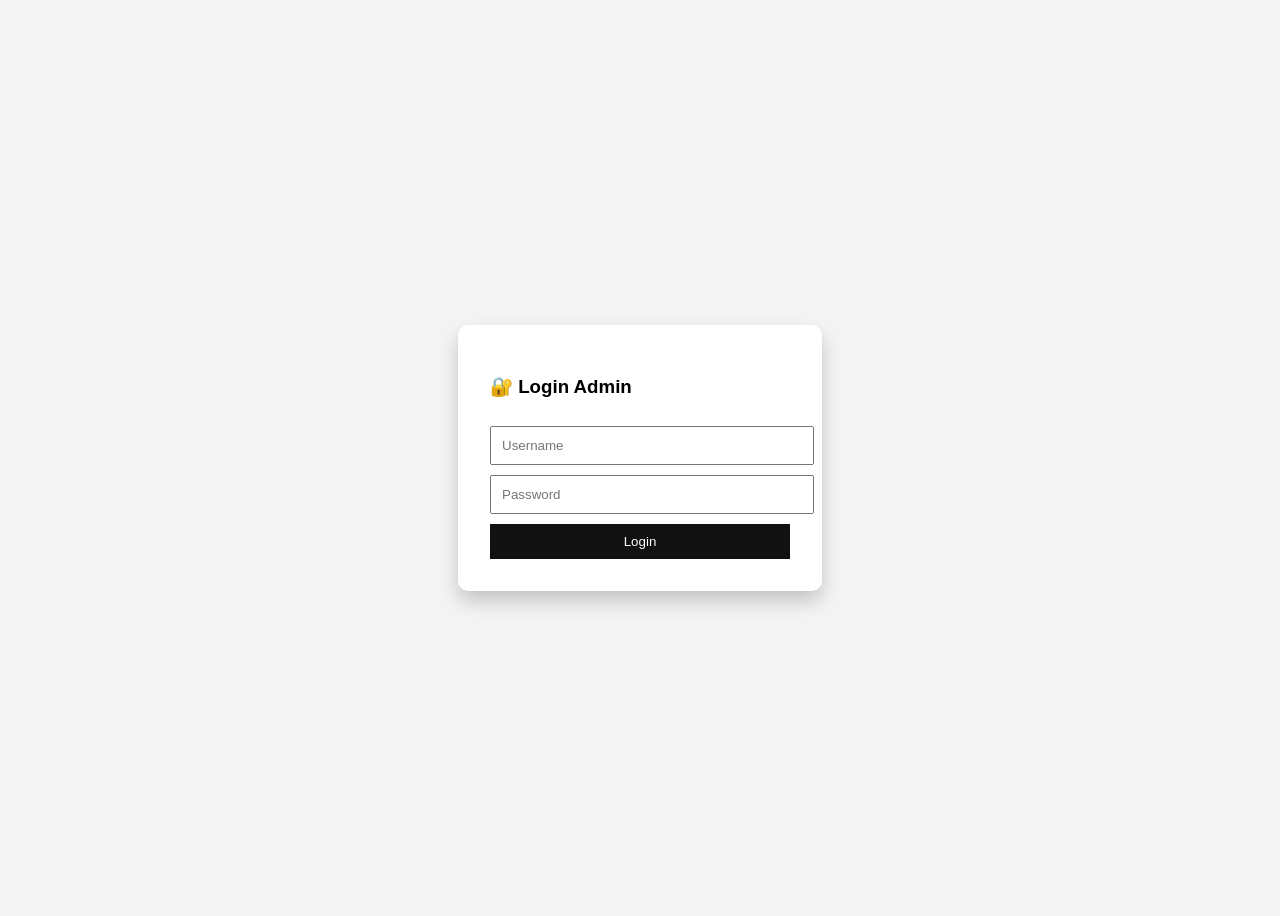
<file: admin.html>
<!DOCTYPE html>
<html lang="id">
<head>
<meta charset="UTF-8">
<title>Login Admin</title>
<style>
body{
    font-family:Segoe UI,sans-serif;
    background:#f4f4f4;
    display:flex;
    justify-content:center;
    align-items:center;
    height:100vh;
}
.box{
    background:#fff;
    padding:2rem;
    width:300px;
    border-radius:10px;
    box-shadow:0 10px 20px rgba(0,0,0,.2);
}
input,button{
    width:100%;
    padding:10px;
    margin-top:10px;
}
button{
    background:#111;
    color:#fff;
    border:none;
    cursor:pointer;
}
</style>
</head>
<body>

<div class="box">
    <h3>🔐 Login Admin</h3>
    <input id="user" placeholder="Username">
    <input id="pass" type="password" placeholder="Password">
    <button onclick="login()">Login</button>
</div>


<script>
function login(){
    const u = document.getElementById("user").value;
    const p = document.getElementById("pass").value;

    if(u==="admin" && p==="12345"){
        localStorage.setItem("adminLogin","true");
        location.href="dashboard.html";
    }else{
        alert("Username / Password salah!");
    }
}
</script>

</body>
</html>
</file>
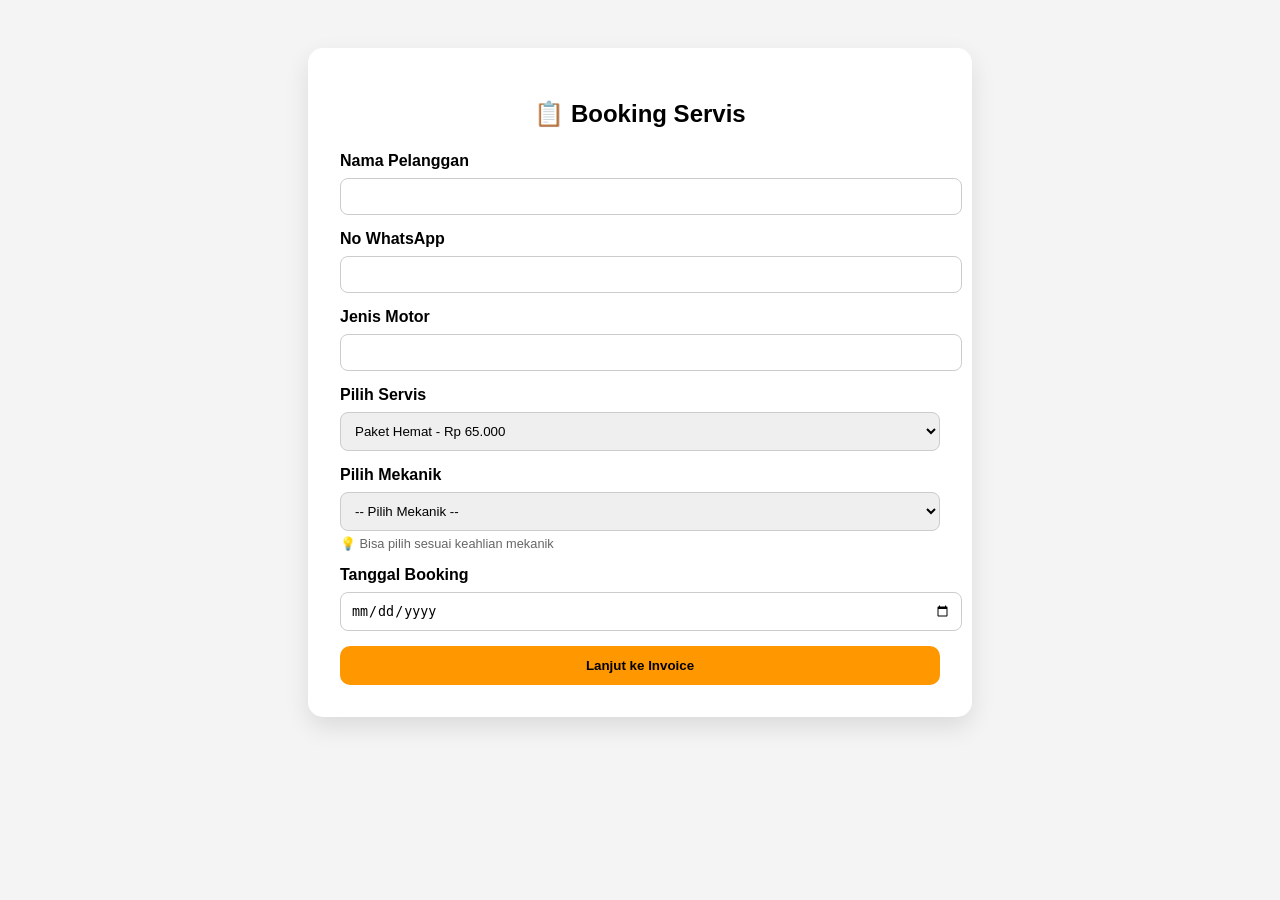
<file: booking.html>
<!DOCTYPE html>
<html lang="id">
<head>
<meta charset="UTF-8">
<meta name="viewport" content="width=device-width, initial-scale=1.0">
<title>Booking Servis</title>

<style>
body{
    font-family:'Segoe UI',sans-serif;
    background:#f4f4f4;
}
.container{
    max-width:600px;
    margin:3rem auto;
    background:#fff;
    padding:2rem;
    border-radius:15px;
    box-shadow:0 10px 25px rgba(0,0,0,.1);
}
h2{
    text-align:center;
    margin-bottom:1.5rem;
}
label{
    font-weight:600;
}
input,select{
    width:100%;
    padding:10px;
    margin:8px 0 15px;
    border-radius:8px;
    border:1px solid #ccc;
}
button{
    width:100%;
    padding:12px;
    background:#ff9800;
    border:none;
    font-weight:bold;
    border-radius:10px;
    cursor:pointer;
}
button:hover{
    background:#e68900;
}
.note{
    font-size:.8rem;
    color:#666;
    margin-top:-10px;
    margin-bottom:15px;
}
</style>
</head>

<body>

<div class="container">
    <h2>📋 Booking Servis</h2>

    <form onsubmit="buatInvoice(event)">
        <label>Nama Pelanggan</label>
        <input type="text" id="nama" required>

        <label>No WhatsApp</label>
        <input type="text" id="wa" required>

        <label>Jenis Motor</label>
        <input type="text" id="motor" required>

        <label>Pilih Servis</label>
        <select id="servis">
            <option value="65000">Paket Hemat - Rp 65.000</option>
            <option value="55000">Servis Ringan - Rp 55.000</option>
            <option value="250000">Servis Besar - Rp 250.000</option>
        </select>

        <!-- OPSI MEKANIK -->
        <label>Pilih Mekanik</label>
        <select id="mekanik" required>
            <option value="">-- Pilih Mekanik --</option>
            <option value="Andi Pratama">Andi Pratama (Spesialis Matic)</option>
            <option value="Budi Santoso">Budi Santoso (Servis Besar)</option>
            <option value="Rizky Maulana">Rizky Maulana (Motor Sport)</option>
        </select>
        <div class="note">💡 Bisa pilih sesuai keahlian mekanik</div>

        <label>Tanggal Booking</label>
        <input type="date" id="tanggal" required>

        <button type="submit">Lanjut ke Invoice</button>
    </form>
</div>

<script>
/* AUTO PILIH MEKANIK DARI URL */
const params = new URLSearchParams(window.location.search);
const mekanikParam = params.get("mekanik");

if(mekanikParam){
    const mekanikSelect = document.getElementById("mekanik");
    if(mekanikParam === "andi") mekanikSelect.value = "Andi Pratama";
    if(mekanikParam === "budi") mekanikSelect.value = "Budi Santoso";
    if(mekanikParam === "rizky") mekanikSelect.value = "Rizky Maulana";
}

/* SIMPAN DATA */
function buatInvoice(e){
    e.preventDefault();

    localStorage.setItem("nama", nama.value);
    localStorage.setItem("wa", wa.value);
    localStorage.setItem("motor", motor.value);
    localStorage.setItem("servis", servis.options[servis.selectedIndex].text);
    localStorage.setItem("harga", servis.value);
    localStorage.setItem("mekanik", mekanik.value);
    localStorage.setItem("tanggal", tanggal.value);

    window.location.href = "invoice.html";
}
</script>

</body>
</html>
</file>
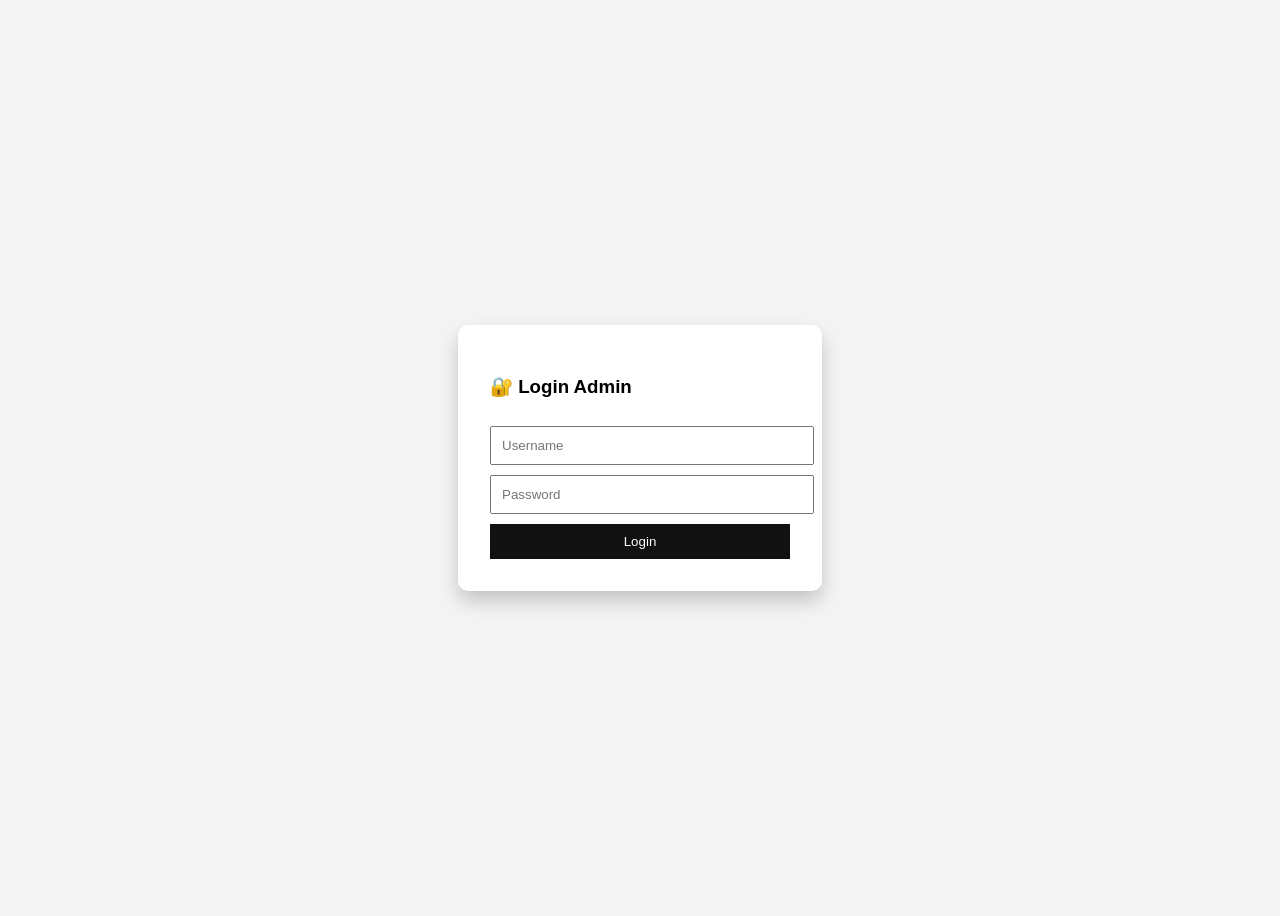
<file: dashboard.html>
<!DOCTYPE html>
<html lang="id">
<head>
<meta charset="UTF-8">
<title>Dashboard Admin Bengkel</title>

<style>
:root{
    --dark:#111;
    --primary:#2563eb;
    --success:#16a34a;
    --danger:#dc2626;
    --bg:#f1f5f9;
    --card:#ffffff;
}

*{
    box-sizing:border-box;
    font-family:'Segoe UI',sans-serif;
}

body{
    margin:0;
    background:var(--bg);
}

/* HEADER */
header{
    background:var(--dark);
    color:#fff;
    padding:1rem 2rem;
    display:flex;
    justify-content:space-between;
    align-items:center;
}

.logout{
    background:var(--danger);
    color:#fff;
    border:none;
    padding:8px 14px;
    border-radius:8px;
    cursor:pointer;
}

/* CONTAINER */
.container{
    padding:2rem;
}

/* STATS */
.stats{
    display:grid;
    grid-template-columns:repeat(auto-fit,minmax(220px,1fr));
    gap:1.5rem;
    margin-bottom:2rem;
}

.stat-card{
    background:var(--card);
    padding:1.5rem;
    border-radius:16px;
    box-shadow:0 10px 25px rgba(0,0,0,.08);
}

.stat-card h4{
    margin:0;
    color:#555;
    font-weight:500;
}

.stat-card strong{
    font-size:1.6rem;
    display:block;
    margin-top:.5rem;
}

/* CARD */
.card{
    background:var(--card);
    padding:1.5rem;
    border-radius:16px;
    box-shadow:0 10px 25px rgba(0,0,0,.08);
}

/* TABLE */
table{
    width:100%;
    border-collapse:collapse;
}

th{
    background:#f8fafc;
    text-align:left;
    padding:12px;
    font-size:.9rem;
}

td{
    padding:12px;
    border-top:1px solid #eee;
    font-size:.9rem;
}

/* STATUS */
.status{
    padding:4px 10px;
    border-radius:20px;
    font-size:.8rem;
    font-weight:bold;
}

.belum{
    background:#fee2e2;
    color:#b91c1c;
}

.lunas{
    background:#dcfce7;
    color:#166534;
}

.btn-lunas{
    background:var(--success);
    color:#fff;
    border:none;
    padding:6px 12px;
    border-radius:8px;
    cursor:pointer;
}

@media(max-width:768px){
    .container{padding:1rem}
    th,td{font-size:.8rem}
}
</style>
</head>

<body>

<header>
    <strong>📊 Dashboard Admin Bengkel</strong>
    <button class="logout" onclick="logout()">Logout</button>
</header>

<div class="container">

    <!-- STATS -->
    <div class="stats">
        <div class="stat-card">
            <h4>Total Omzet</h4>
            <strong id="omzet">Rp 0</strong>
        </div>
    </div>

    <!-- TABLE -->
    <div class="card">
        <h3>Rekap Servis</h3>
        <table>
            <thead>
                <tr>
                    <th>Invoice</th>
                    <th>Nama</th>
                    <th>Servis</th>
                    <th>Harga</th>
                    <th>Status</th>
                    <th>Aksi</th>
                </tr>
            </thead>
            <tbody id="data"></tbody>
        </table>
    </div>

</div>

<script>
// ===== PROTEK ADMIN =====
if(localStorage.getItem("adminLogin")!=="true"){
    location.href="admin.html";
}

// ===== LOAD DATA =====
let rekap = JSON.parse(localStorage.getItem("rekapServis")) || [];
let tbody = document.getElementById("data");
let total = 0;

if(rekap.length === 0){
    tbody.innerHTML = `
    <tr>
        <td colspan="6" style="text-align:center">Belum ada data servis</td>
    </tr>`;
}

rekap.forEach((d,i)=>{
    if(d.status==="Lunas") total += Number(d.harga);

    tbody.innerHTML += `
    <tr>
        <td>${d.invoice}</td>
        <td>${d.nama}</td>
        <td>${d.servis}</td>
        <td>Rp ${Number(d.harga).toLocaleString()}</td>
        <td>
            <span class="status ${d.status==="Lunas"?"lunas":"belum"}">
                ${d.status}
            </span>
        </td>
        <td>
            ${d.status==="Belum Lunas" ?
            `<button class="btn-lunas" onclick="setLunas(${i})">Lunasi</button>` :
            `✔️`
            }
        </td>
    </tr>`;
});

document.getElementById("omzet").innerText =
    "Rp " + total.toLocaleString();

// ===== UPDATE STATUS =====
function setLunas(i){
    rekap[i].status="Lunas";
    localStorage.setItem("rekapServis",JSON.stringify(rekap));
    location.reload();
}

// ===== LOGOUT =====
function logout(){
    localStorage.removeItem("adminLogin");
    location.href="admin.html";
}
</script>

</body>
</html>
</file>
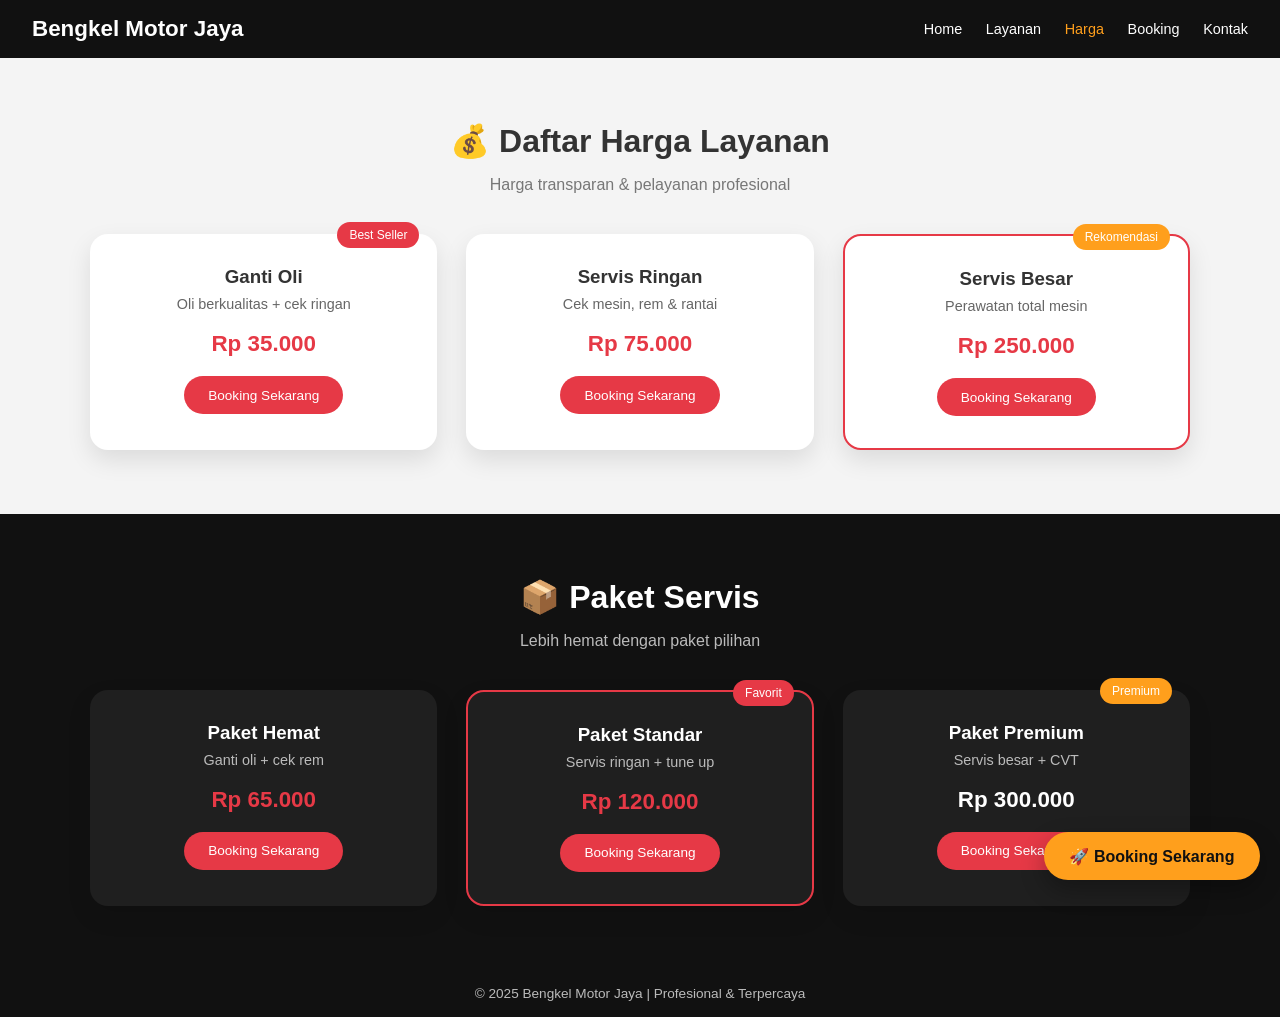
<file: harga.html>
<!DOCTYPE html>
<html lang="id">
<head>
<meta charset="UTF-8">
<meta name="viewport" content="width=device-width, initial-scale=1.0">
<title>Harga | Bengkel Motor Jaya</title>

<style>
*{
    margin:0;
    padding:0;
    box-sizing:border-box;
    font-family:'Segoe UI',sans-serif;
}

/* ===== BODY ===== */
body{
    background:#f4f4f4;
    color:#333;
}

/* ===== NAVBAR ===== */
.navbar{
    background:#111;
    color:white;
    display:flex;
    justify-content:space-between;
    align-items:center;
    padding:1rem 2rem;
    position:sticky;
    top:0;
    z-index:10;
}

.navbar h1{
    font-size:1.4rem;
}

.navbar nav a{
    color:white;
    text-decoration:none;
    margin-left:1.2rem;
    font-size:.9rem;
}

.navbar nav a:hover,
.navbar nav a.active{
    color:#ff9f1c;
}

/* ===== SECTION ===== */
.price-section{
    padding:4rem 2rem;
    text-align:center;
}

.price-section.dark{
    background:#111;
    color:white;
}

.price-section h2{
    font-size:2rem;
}

.subtitle{
    margin:1rem 0 2.5rem;
    color:#777;
}

.dark .subtitle{
    color:#bbb;
}

/* ===== GRID ===== */
.grid{
    display:grid;
    grid-template-columns:repeat(auto-fit,minmax(260px,1fr));
    gap:1.8rem;
    max-width:1100px;
    margin:auto;
}

/* ===== CARD ===== */
.card{
    background:white;
    padding:2rem;
    border-radius:18px;
    box-shadow:0 10px 25px rgba(0,0,0,.1);
    position:relative;
    transition:.3s;
}

.dark .card{
    background:#1f1f1f;
}

.card:hover{
    transform:translateY(-10px);
    box-shadow:0 20px 40px rgba(0,0,0,.2);
}

.card h3{
    margin-bottom:.5rem;
}

.card p{
    font-size:.9rem;
    color:#666;
}

.dark .card p{
    color:#bbb;
}

.price{
    margin:1.2rem 0;
    font-size:1.4rem;
    font-weight:bold;
    color:#e63946;
}

/* ===== BUTTON ===== */
.btn-booking{
    display:inline-block;
    padding:.7rem 1.5rem;
    background:#e63946;
    color:white;
    text-decoration:none;
    border-radius:30px;
    font-size:.85rem;
    transition:.3s;
}

.btn-booking:hover{
    background:#ff9f1c;
    transform:scale(1.05);
}

/* ===== BADGE ===== */
.badge{
    position:absolute;
    top:-12px;
    right:18px;
    background:#e63946;
    color:white;
    padding:6px 12px;
    font-size:.75rem;
    border-radius:20px;
}

.badge.premium{
    background:#ff9f1c;
}

/* ===== SPECIAL CARD ===== */
.highlight{
    border:2px solid #e63946;
}

.premium-card{
    background:linear-gradient(135deg,#e63946,#ff9f1c);
    color:white;
}

.premium-card p{
    color:white;
}

.premium-card .price{
    color:white;
}

/* ===== FLOATING BUTTON ===== */
.floating-booking{
    position:fixed;
    bottom:20px;
    right:20px;
    background:#ff9f1c;
    color:#111;
    padding:.9rem 1.6rem;
    border-radius:40px;
    text-decoration:none;
    font-weight:bold;
    box-shadow:0 10px 25px rgba(0,0,0,.3);
    transition:.3s;
    z-index:100;
}

.floating-booking:hover{
    background:#e63946;
    color:white;
    transform:translateY(-5px);
}

/* ===== FOOTER ===== */
footer{
    background:#111;
    color:#bbb;
    text-align:center;
    padding:1rem;
    font-size:.85rem;
}

/* ===== RESPONSIVE ===== */
@media(max-width:600px){
    .navbar{
        flex-direction:column;
    }

    .navbar nav{
        margin-top:.5rem;
    }
}
</style>
</head>

<body>

<header class="navbar">
    <h1>Bengkel Motor Jaya</h1>
    <nav>
        <a href="index.html">Home</a>
        <a href="layanan.html">Layanan</a>
        <a href="harga.html" class="active">Harga</a>
        <a href="booking.html">Booking</a>
        <a href="kontak.html">Kontak</a>
    </nav>
</header>

<section class="price-section">
    <h2>💰 Daftar Harga Layanan</h2>
    <p class="subtitle">Harga transparan & pelayanan profesional</p>

    <div class="grid">
        <div class="card">
            <span class="badge">Best Seller</span>
            <h3>Ganti Oli</h3>
            <p>Oli berkualitas + cek ringan</p>
            <div class="price">Rp 35.000</div>
            <a href="booking.html" class="btn-booking">Booking Sekarang</a>
        </div>

        <div class="card">
            <h3>Servis Ringan</h3>
            <p>Cek mesin, rem & rantai</p>
            <div class="price">Rp 75.000</div>
            <a href="booking.html" class="btn-booking">Booking Sekarang</a>
        </div>

        <div class="card highlight">
            <span class="badge premium">Rekomendasi</span>
            <h3>Servis Besar</h3>
            <p>Perawatan total mesin</p>
            <div class="price">Rp 250.000</div>
            <a href="booking.html" class="btn-booking">Booking Sekarang</a>
        </div>
    </div>
</section>

<section class="price-section dark">
    <h2>📦 Paket Servis</h2>
    <p class="subtitle">Lebih hemat dengan paket pilihan</p>

    <div class="grid">
        <div class="card">
            <h3>Paket Hemat</h3>
            <p>Ganti oli + cek rem</p>
            <div class="price">Rp 65.000</div>
            <a href="booking.html" class="btn-booking">Booking Sekarang</a>
        </div>

        <div class="card highlight">
            <span class="badge">Favorit</span>
            <h3>Paket Standar</h3>
            <p>Servis ringan + tune up</p>
            <div class="price">Rp 120.000</div>
            <a href="booking.html" class="btn-booking">Booking Sekarang</a>
        </div>

        <div class="card premium-card">
            <span class="badge premium">Premium</span>
            <h3>Paket Premium</h3>
            <p>Servis besar + CVT</p>
            <div class="price">Rp 300.000</div>
            <a href="booking.html" class="btn-booking">Booking Sekarang</a>
        </div>
    </div>
</section>

<footer>
    <p>© 2025 Bengkel Motor Jaya | Profesional & Terpercaya</p>
</footer>

<!-- FLOATING BUTTON -->
<a href="booking.html" class="floating-booking">🚀 Booking Sekarang</a>

</body>
</html>
</file>
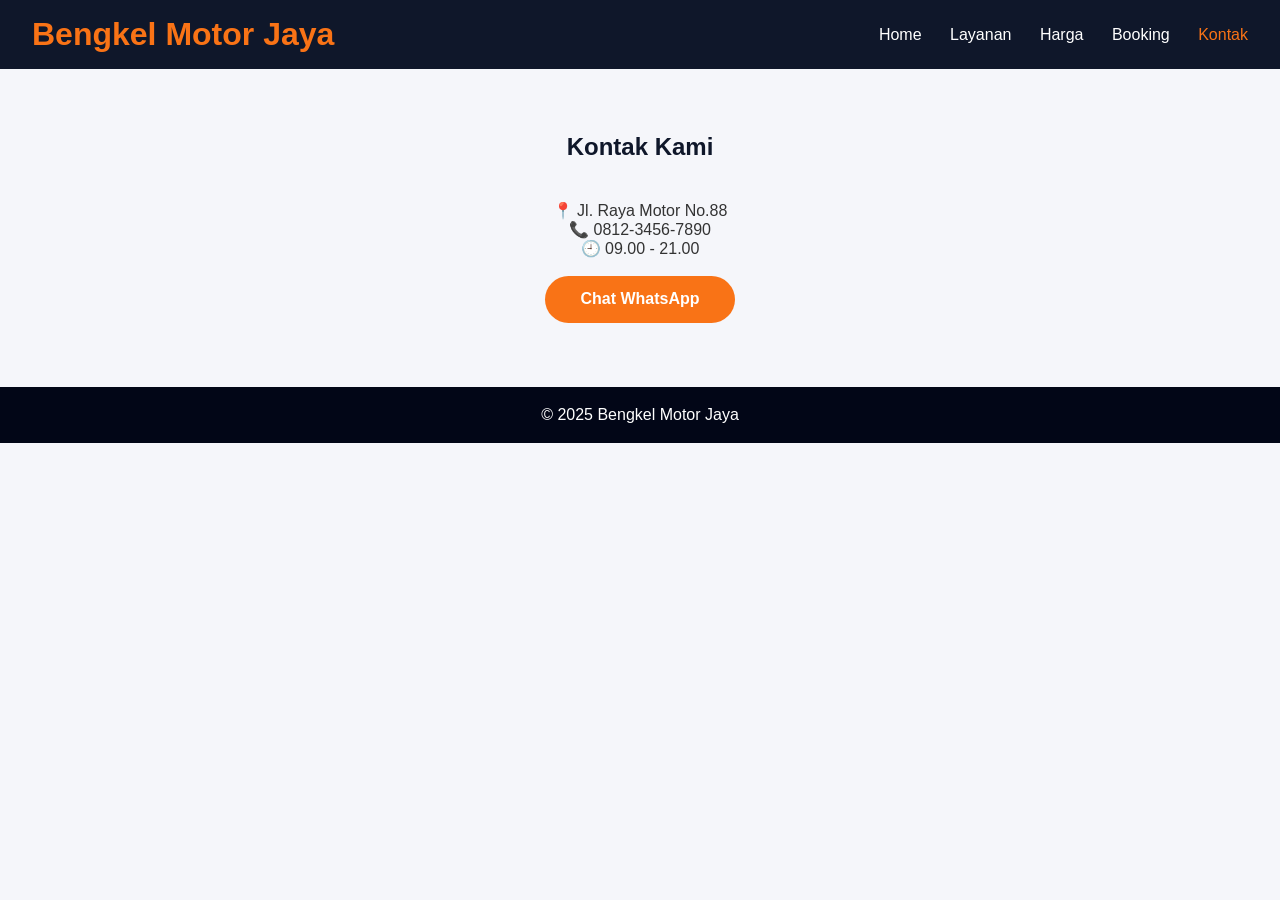
<file: kontak.html>
<!DOCTYPE html>
<html lang="id">
<head>
<meta charset="UTF-8">
<title>Kontak | Bengkel Motor Jaya</title>
<link rel="stylesheet" href="style.css">
</head>
<body>

<header class="navbar">
    <h1>Bengkel Motor Jaya</h1>
    <nav>
        <a href="index.html">Home</a>
        <a href="layanan.html">Layanan</a>
        <a href="harga.html">Harga</a>
        <a href="booking.html">Booking</a>
        <a href="kontak.html" class="active">Kontak</a>
    </nav>
</header>

<section>
    <h2>Kontak Kami</h2>
    <p style="text-align:center">
        📍 Jl. Raya Motor No.88<br>
        📞 0812-3456-7890<br>
        🕘 09.00 - 21.00
    </p>
    <br>
    <div style="text-align:center">
        <a href="https://wa.me/6281234567890" class="btn">Chat WhatsApp</a>
    </div>
</section>

<footer>
    <p>© 2025 Bengkel Motor Jaya</p>
</footer>

</body>
</html>
</file>
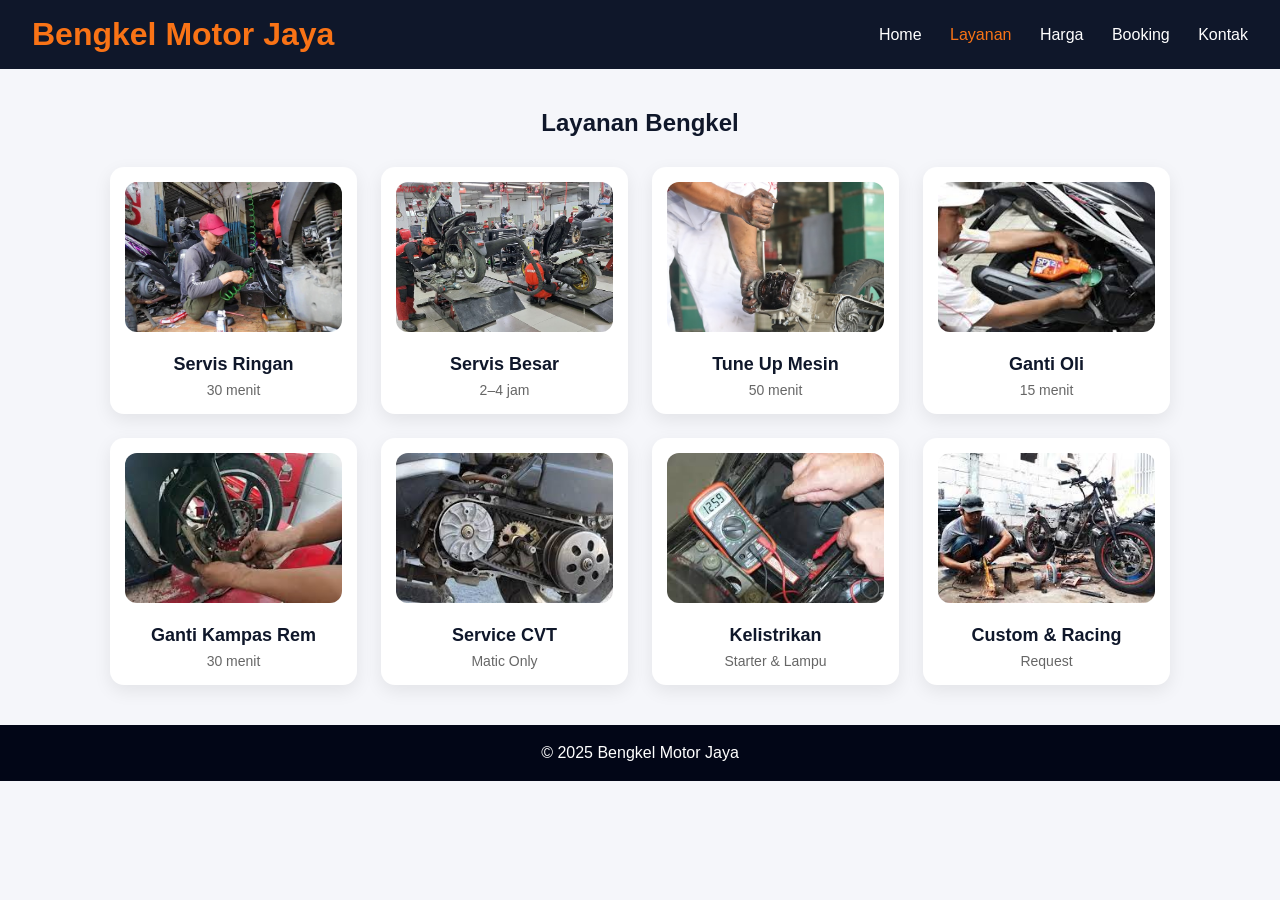
<file: layanan.html>
<!DOCTYPE html>
<html lang="id">
<head>
<meta charset="UTF-8">
<title>Layanan | Bengkel Motor Jaya</title>
<link rel="stylesheet" href="style.css">
</head>
<body>

<header class="navbar">
    <h1>Bengkel Motor Jaya</h1>
    <nav>
        <a href="index.html">Home</a>
        <a href="layanan.html" class="active">Layanan</a>
        <a href="harga.html">Harga</a>
        <a href="booking.html">Booking</a>
        <a href="kontak.html">Kontak</a>
    </nav>
</header>

<section class="services">
<h2>Layanan Bengkel</h2>

<div class="grid">

  <div class="card">
    <img src="Servis Ringan.webp" alt="Servis Ringan" class="service-img">
    <h3>Servis Ringan</h3>
    <span>30 menit</span>
  </div>

  <div class="card">
    <img src="Servis besar.jpeg" alt="Servis Besar" class="service-img">
    <h3>Servis Besar</h3>
    <span>2–4 jam</span>
  </div>

  <div class="card">
    <img src="tune up.jpg" alt="Tune Up Mesin" class="service-img">
    <h3>Tune Up Mesin</h3>
    <span>50 menit</span>
  </div>

  <div class="card">
    <img src="ganti oli.jfif" alt="Ganti Oli" class="service-img">
    <h3>Ganti Oli</h3>
    <span>15 menit</span>
  </div>

  <div class="card">
    <img src="Kampas rem.jfif" alt="Ganti Kampas Rem" class="service-img">
    <h3>Ganti Kampas Rem</h3>
    <span>30 menit</span>
  </div>

  <div class="card">
    <img src="Servis cvt.jfif" alt="Service CVT" class="service-img">
    <h3>Service CVT</h3>
    <span>Matic Only</span>
  </div>

  <div class="card">
    <img src="Kelistrikan.jfif" alt="Kelistrikan Motor" class="service-img">
    <h3>Kelistrikan</h3>
    <span>Starter & Lampu</span>
  </div>

  <div class="card">
    <img src="custom servis.jfif" alt="Custom & Racing" class="service-img">
    <h3>Custom & Racing</h3>
    <span>Request</span>
  </div>

</div>
</section>

<footer>
    <p>© 2025 Bengkel Motor Jaya</p>
</footer>

</body>
</html>
</file>
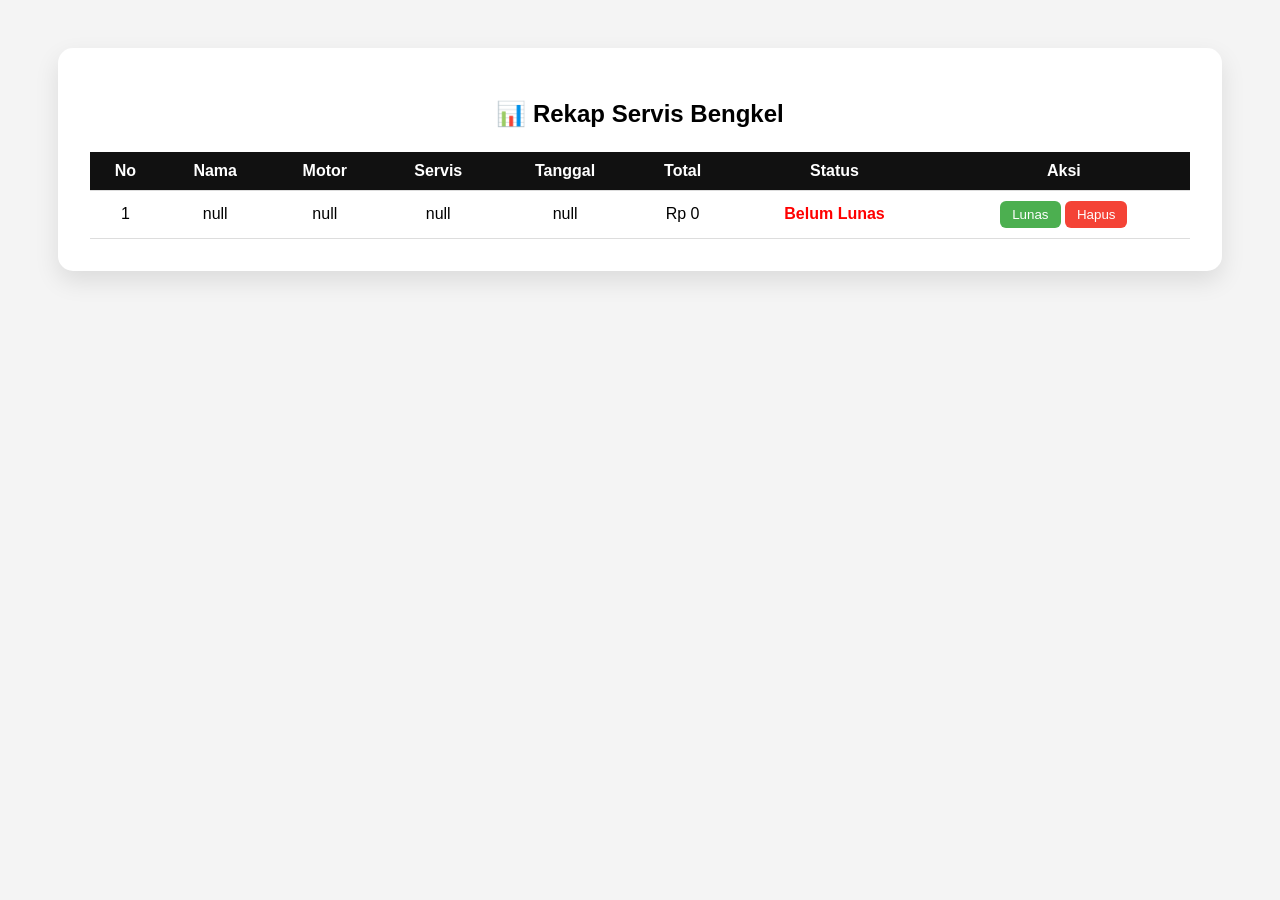
<file: rekap.html>
<!DOCTYPE html>
<html lang="id">
<head>
<meta charset="UTF-8">
<title>Rekap Servis</title>
<meta name="viewport" content="width=device-width, initial-scale=1.0">

<style>
body{font-family:'Segoe UI',sans-serif;background:#f4f4f4}
.box{
    max-width:1100px;margin:3rem auto;background:#fff;
    padding:2rem;border-radius:15px;
    box-shadow:0 10px 25px rgba(0,0,0,.1)
}
h2{text-align:center;margin-bottom:1.5rem}
table{width:100%;border-collapse:collapse}
th,td{padding:10px;border-bottom:1px solid #ddd;text-align:center}
th{background:#111;color:#fff}
.lunas{color:green;font-weight:bold}
.belum{color:red;font-weight:bold}
button{
    padding:6px 12px;border:none;
    border-radius:6px;cursor:pointer
}
.lunas-btn{background:#4CAF50;color:#fff}
.hapus-btn{background:#f44336;color:#fff}
</style>
</head>

<body>

<div class="box">
<h2>📊 Rekap Servis Bengkel</h2>

<table>
<thead>
<tr>
    <th>No</th>
    <th>Nama</th>
    <th>Motor</th>
    <th>Servis</th>
    <th>Tanggal</th>
    <th>Total</th>
    <th>Status</th>
    <th>Aksi</th>
</tr>
</thead>
<tbody id="data"></tbody>
</table>
</div>

<script>
let rekap = JSON.parse(localStorage.getItem("rekapServis")) || [];
const tbody = document.getElementById("data");

function render(){
    tbody.innerHTML = "";
    rekap.forEach((r,i)=>{
        tbody.innerHTML += `
        <tr>
            <td>${i+1}</td>
            <td>${r.nama}</td>
            <td>${r.motor}</td>
            <td>${r.servis}</td>
            <td>${r.tanggal}</td>
            <td>Rp ${Number(r.harga).toLocaleString()}</td>
            <td class="${r.status === 'Lunas' ? 'lunas':'belum'}">
                ${r.status}
            </td>
            <td>
                <button class="lunas-btn" onclick="lunas(${i})">Lunas</button>
                <button class="hapus-btn" onclick="hapus(${i})">Hapus</button>
            </td>
        </tr>`;
    });
}

function lunas(i){
    rekap[i].status = "Lunas";
    localStorage.setItem("rekapServis", JSON.stringify(rekap));
    render();
}

function hapus(i){
    rekap.splice(i,1);
    localStorage.setItem("rekapServis", JSON.stringify(rekap));
    render();
}

render();
</script>

</body>
</html>
</file>
<file: style.css>
*{
    margin:0;
    padding:0;
    box-sizing:border-box;
    font-family:'Segoe UI',sans-serif;
}

body{
    background:#f5f6fa;
    color:#333;
}

/* NAVBAR */
.navbar{
    background:#0f172a;
    color:white;
    display:flex;
    justify-content:space-between;
    align-items:center;
    padding:1rem 2rem;
    position:sticky;
    top:0;
    z-index:100;
}

.navbar h1{
    color:#f97316;
}

.navbar a{
    color:white;
    text-decoration:none;
    margin-left:1.5rem;
    font-weight:500;
}

.navbar a.active,
.navbar a:hover{
    color:#f97316;
}

/* HERO */
.hero{
    background:linear-gradient(135deg,#020617,#1e293b);
    color:white;
    padding:5rem 2rem;
}

.hero-content{
    max-width:1100px;
    margin:auto;
    display:grid;
    grid-template-columns:1.2fr 1fr;
    gap:2rem;
    align-items:center;
}

.hero h2{
    font-size:2.8rem;
    margin-bottom:1rem;
}

.hero p{
    opacity:.9;
    margin-bottom:2rem;
}

.hero-features{
    display:flex;
    gap:1.5rem;
    flex-wrap:wrap;
}

.hero-features div{
    background:#020617;
    padding:1rem 1.5rem;
    border-radius:12px;
    font-size:.9rem;
}

/* BUTTON */
.btn{
    background:#f97316;
    color:white;
    padding:.9rem 2.2rem;
    border-radius:30px;
    text-decoration:none;
    font-weight:bold;
    display:inline-block;
}

.btn-outline{
    background:transparent;
    border:2px solid #f97316;
    color:#f97316;
}

/* SECTION */
section{
    padding:4rem 2rem;
    max-width:1100px;
    margin:auto;
}

section h2{
    text-align:center;
    margin-bottom:2.5rem;
    color:#0f172a;
}

/* GRID */
.grid{
    display:grid;
    grid-template-columns:repeat(auto-fit,minmax(240px,1fr));
    gap:1.8rem;
}

/* CARD */
.card{
    background:white;
    padding:2rem;
    border-radius:18px;
    box-shadow:0 15px 35px rgba(0,0,0,.08);
    transition:.3s;
}

.card:hover{
    transform:translateY(-8px);
}

.card h3{
    margin-bottom:.5rem;
    color:#0f172a;
}

.card span{
    font-size:.85rem;
    color:#64748b;
}

/* PRICE */
.price{
    margin-top:.7rem;
    font-size:1.3rem;
    font-weight:bold;
    color:#f97316;
}

/* FORM */
form{
    max-width:550px;
    margin:auto;
}

input, select, textarea{
    width:100%;
    padding:.9rem;
    border-radius:10px;
    border:1px solid #cbd5e1;
    margin-bottom:1rem;
}

/* FOOTER */
footer{
    background:#020617;
    color:white;
    text-align:center;
    padding:1.2rem;
}
/* PROMO SERVIS */
#promo h2{
    color:#f97316;
}

.promo-card{
    position:relative;
    border:2px dashed #f97316;
    background:#fff7ed;
}

.promo-badge{
    position:absolute;
    top:15px;
    right:15px;
    background:#f97316;
    color:white;
    padding:.3rem .8rem;
    border-radius:20px;
    font-size:.75rem;
    font-weight:bold;
}

.promo-card del{
    color:#94a3b8;
    font-size:.9rem;
}

.promo-card .price{
    margin:1rem 0;
}
/* =========================
   COUNTDOWN PROMO
========================= */

.countdown{
    text-align:center;
    background:#111;
    color:#fff;
    padding:1.5rem 1rem;
    border-radius:15px;
    margin:2rem auto 3rem;
    max-width:700px;
}

.countdown-title{
    font-size:1rem;
    margin-bottom:0.5rem;
    color:#ff9800;
    font-weight:bold;
}

.timer-text{
    font-size:1.2rem;
    font-weight:600;
    letter-spacing:1px;
}

.timer-text span{
    color:#ff9800;
    font-weight:bold;
}

/* RESPONSIVE */
@media(max-width:600px){
    .timer-text{
        font-size:1rem;
        line-height:1.6;
    }
}
.pdf{
    background:#111;
    margin-top:1rem;
}

/* KHUSUS SAAT PRINT */
@media print{
    body{
        background:#fff;
    }
    .btn{
        display:none;
    }
    .qris{
        border:1px solid #000;
    }
}

.grid{
  display: grid;
  grid-template-columns: repeat(auto-fit, minmax(200px, 1fr));
  gap: 20px;
}

.card{
  background: #fff;
  padding: 15px;
  border-radius: 12px;
  text-align: center;
  box-shadow: 0 4px 10px rgba(0,0,0,0.1);
}

.service-img{
  width: 100%;
  height: 140px;
  object-fit: cover;
  border-radius: 10px;
  margin-bottom: 10px;
}

.card h3{
  margin: 8px 0 4px;
}

.card span{
  color: #666;
  font-size: 14px;
}
.services{
  padding: 40px 20px;
}

.services h2{
  text-align: center;
  margin-bottom: 30px;
}

.grid{
  display: grid;
  grid-template-columns: repeat(auto-fit, minmax(220px, 1fr));
  gap: 24px;
}

.card{
  background: #fff;
  border-radius: 14px;
  text-align: center;
  padding: 15px;
  box-shadow: 0 6px 18px rgba(0,0,0,0.08);
  transition: transform 0.3s ease, box-shadow 0.3s ease;
}

.card:hover{
  transform: translateY(-6px);
  box-shadow: 0 10px 25px rgba(0,0,0,0.15);
}

.service-img{
  width: 100%;
  height: 150px;
  object-fit: cover;
  border-radius: 12px;
  margin-bottom: 12px;
}

.card h3{
  margin: 6px 0;
  font-size: 18px;
}

.card span{
  font-size: 14px;
  color: #666;
}
/* ===== BUTTON BOOKING ===== */
.btn-booking{
    display:inline-block;
    margin-top:1.2rem;
    padding:.6rem 1.2rem;
    background:#e63946;
    color:white;
    text-decoration:none;
    border-radius:30px;
    font-size:.85rem;
    transition:.3s;
}

.btn-booking:hover{
    background:#ff9f1c;
    transform:scale(1.05);
}

/* ===== FLOATING BUTTON ===== */
.floating-booking{
    position:fixed;
    bottom:20px;
    right:20px;
    background:#ff9f1c;
    color:#111;
    padding:.9rem 1.4rem;
    border-radius:40px;
    text-decoration:none;
    font-weight:bold;
    box-shadow:0 10px 25px rgba(0,0,0,.3);
    transition:.3s;
    z-index:100;
}

.floating-booking:hover{
    background:#e63946;
    color:white;
    transform:translateY(-5px);
}

.hero-features{
    display:grid;
    grid-template-columns:1fr 1fr;
    gap:1rem;
    margin:1.8rem 0;
}

.feature{
    display:flex;
    align-items:flex-start;
    gap:.8rem;
    background:rgba(255,255,255,0.08);
    padding:0.9rem 1rem;
    border-radius:12px;
    transition:.3s;
}

.feature:hover{
    background:rgba(255,152,0,0.15);
    transform:translateY(-3px);
}

.feature .icon{
    font-size:1.4rem;
}

.feature strong{
    display:block;
    font-size:.95rem;
}

.feature small{
    font-size:.8rem;
    color:#ddd;
    line-height:1.4;
}
</file>
